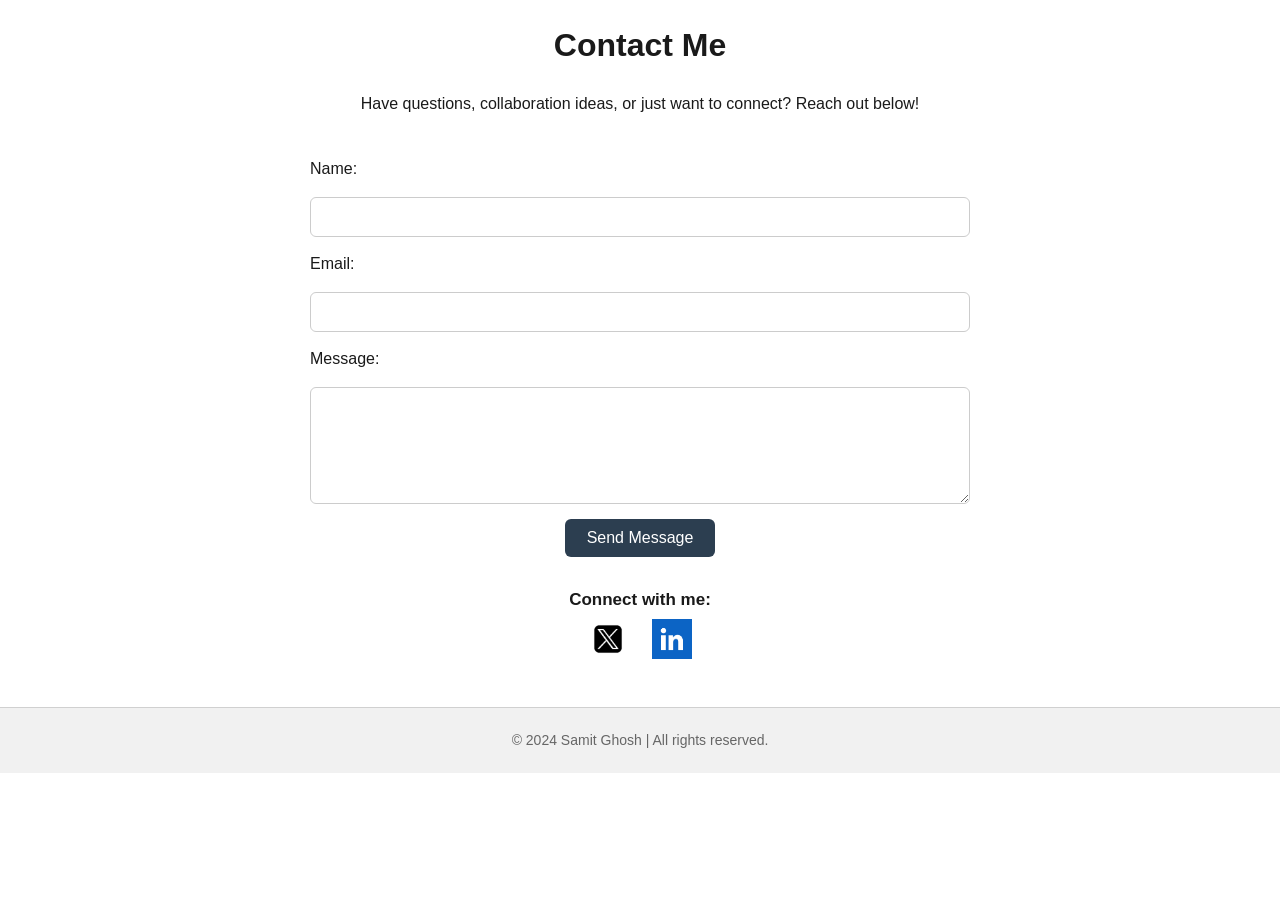
<file: contact.html>
<!DOCTYPE html>
<html lang="en">
<head>
    <meta charset="UTF-8">
    <meta name="viewport" content="width=device-width, initial-scale=1.0">
    <title>Contact | Samit Ghosh</title>
    <link rel="stylesheet" href="styles.css">
    <style>
        body {
            font-family: Arial, sans-serif;
        }

        header {
            text-align: center;
            margin-top: 20px;
        }

        section#contact {
            max-width: 700px;
            margin: 40px auto;
            padding: 0 20px;
        }

        section#contact h2 {
            text-align: center;
            color: #2c3e50;
        }

        section#contact p {
            text-align: center;
            color: #34495e;
            margin-bottom: 30px;
        }

        form {
            display: flex;
            flex-direction: column;
            gap: 15px;
        }

        input, textarea {
            padding: 10px;
            font-size: 1rem;
            border-radius: 6px;
            border: 1px solid #ccc;
            width: 100%;
        }

        button {
            width: 150px;
            padding: 10px;
            border: none;
            border-radius: 6px;
            background-color: #2c3e50;
            color: white;
            font-size: 1rem;
            cursor: pointer;
            align-self: center;
        }

        button:hover {
            background-color: #34495e;
        }

        .social-media {
            text-align: center;
            margin-top: 30px;
        }

        .social-media img {
            width: 40px;
            margin: 0 10px;
        }

        footer {
            text-align: center;
            margin-top: 40px;
            padding: 20px 0;
            background-color: #f1f1f1;
        }
    </style>
</head>
<body>
    <header>
        <h1>Contact Me</h1>
        <p>Have questions, collaboration ideas, or just want to connect? Reach out below!</p>
    </header>

    <section id="contact">
        <!-- Contact Form -->
        <form action="mailto:samit.ghosh.du@gmail.com" method="post" enctype="text/plain">
            <label for="name">Name:</label>
            <input type="text" id="name" name="name" required>

            <label for="email">Email:</label>
            <input type="email" id="email" name="email" required>

            <label for="message">Message:</label>
            <textarea id="message" name="message" rows="5" required></textarea>

            <button type="submit">Send Message</button>
        </form>

        <!-- Social Media Links -->
        <div class="social-media">
            <h3>Connect with me:</h3>
            <a href="https://x.com/Ghosh_Samit13" target="_blank">
                <img src="X.png" alt="X">
            </a>
            <a href="https://www.linkedin.com/in/samitgkghosh" target="_blank">
                <img src="Linkedin.png" alt="LinkedIn">
            </a>
        </div>
    </section>

    <footer>
        <p>&copy; 2024 Samit Ghosh | All rights reserved.</p>
    </footer>
</body>
</html>
</file>
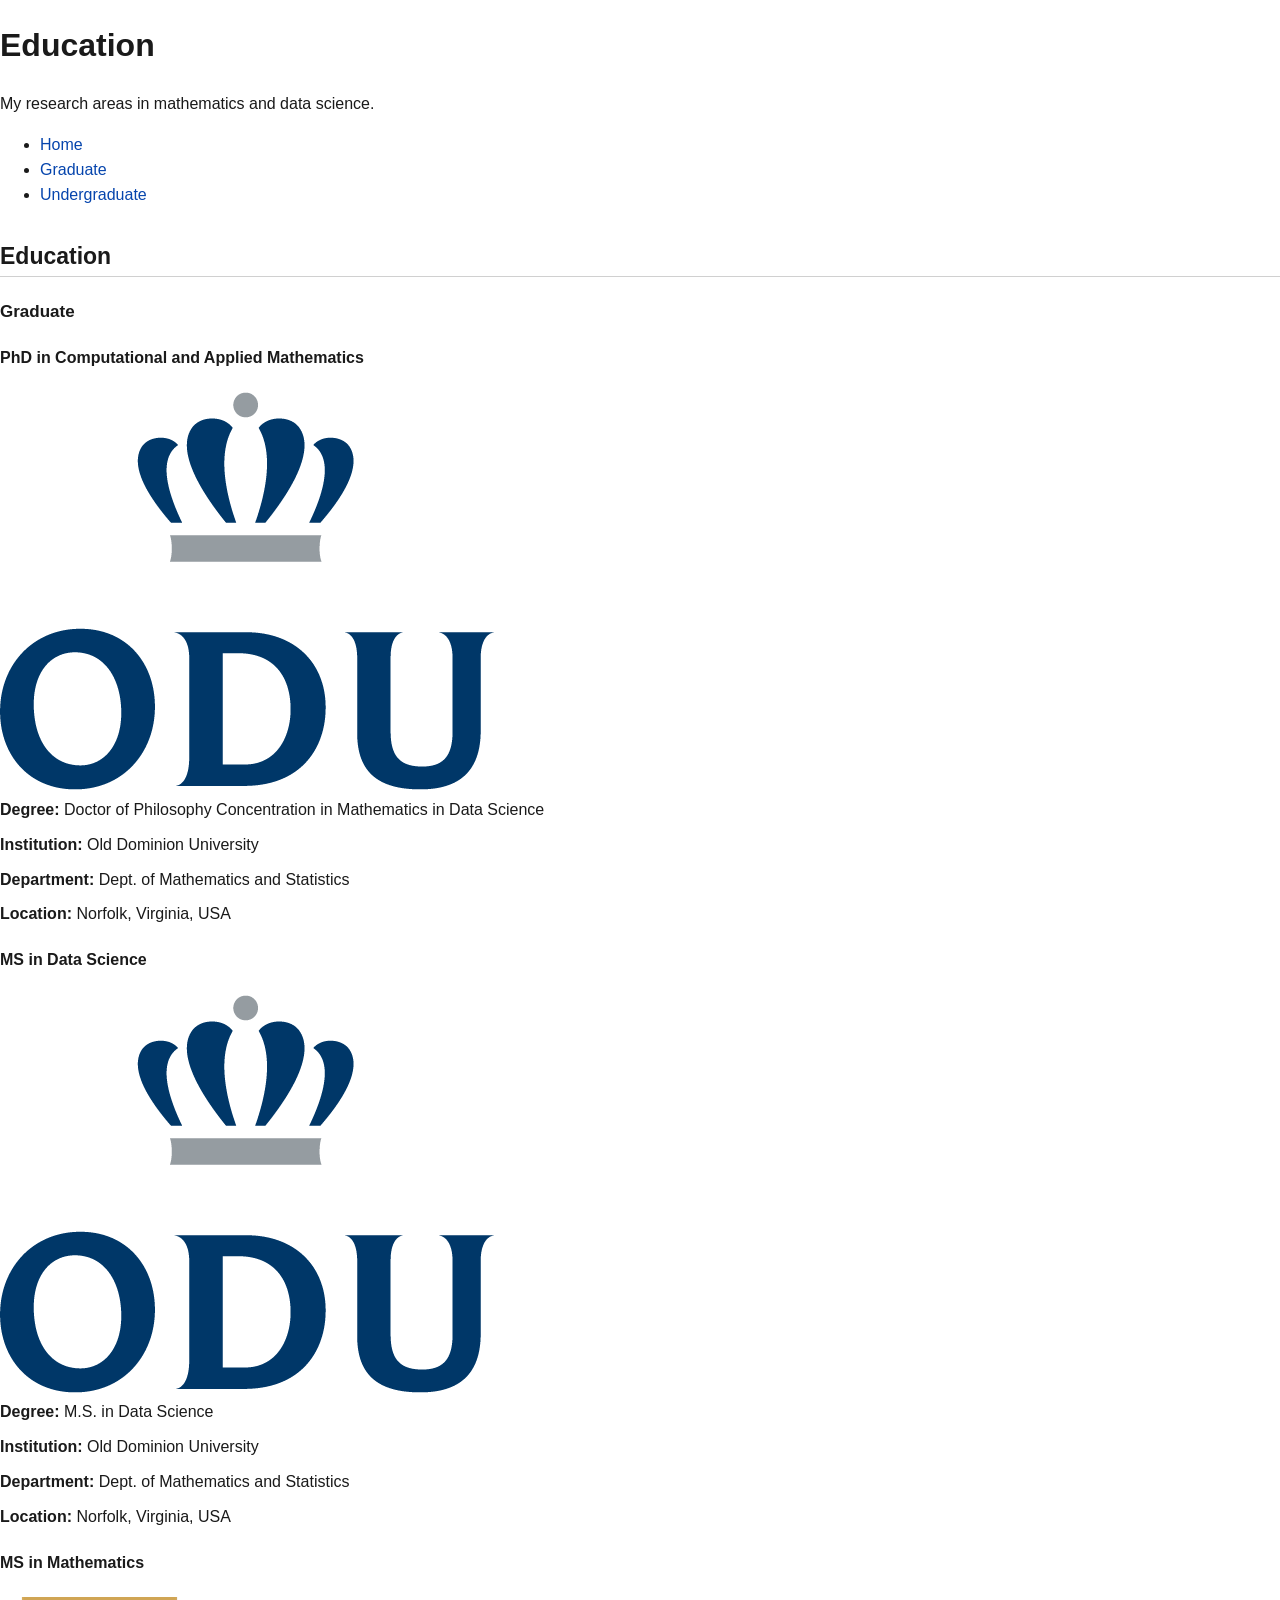
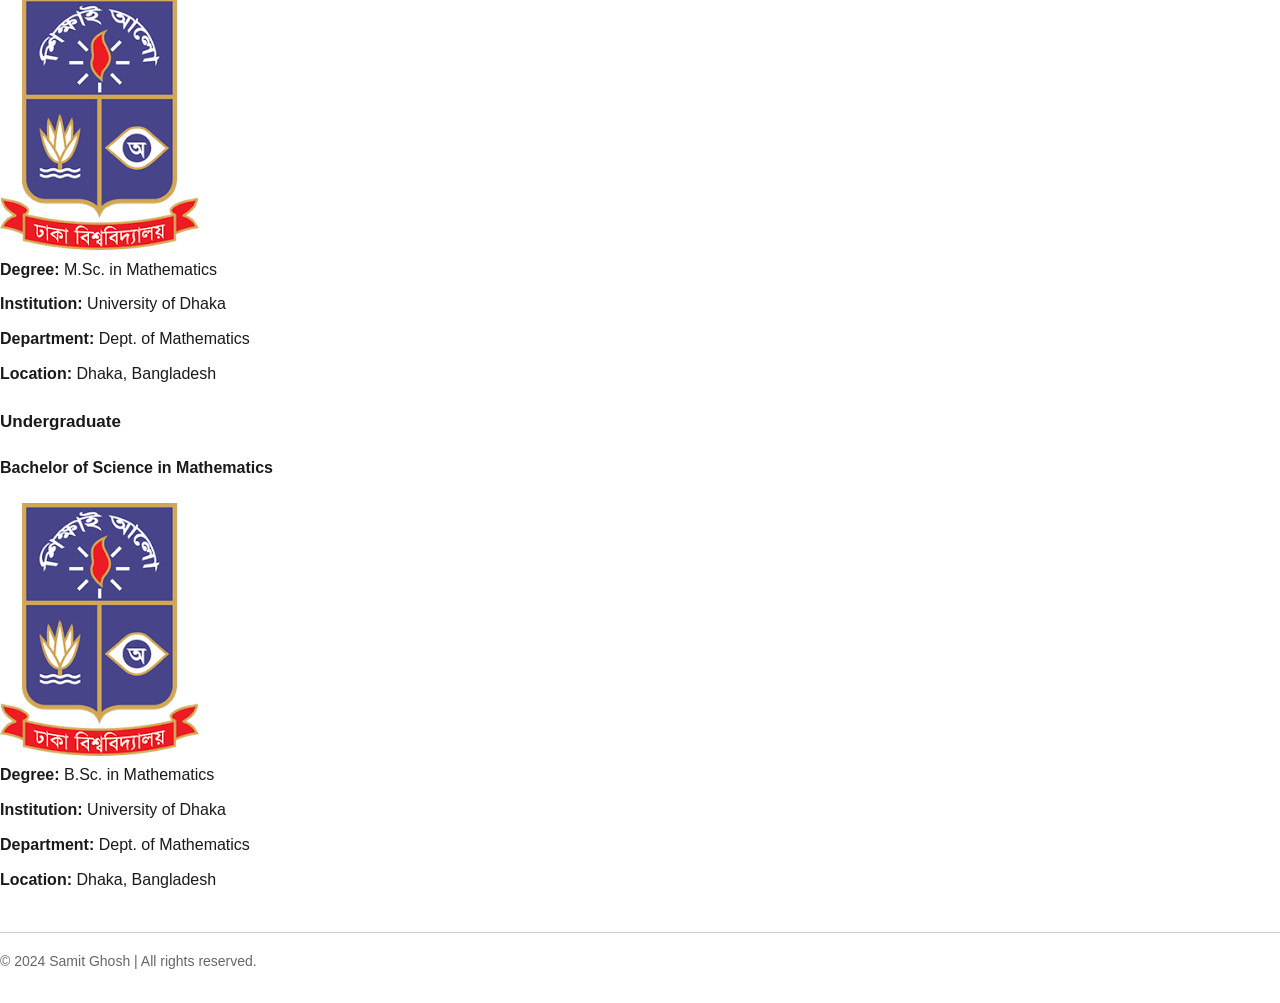
<file: education.html>
<!DOCTYPE html>
<html lang="en">
<head>
    <meta charset="UTF-8">
    <meta name="viewport" content="width=device-width, initial-scale=1.0">
    <title>Education | Samit Ghosh</title>
    <link rel="stylesheet" href="styles.css">
</head>
<body>
    <header>
        <h1>Education</h1>
        <p>My research areas in mathematics and data science.</p>
    </header>
    <nav>
    <ul>
        <li><a href="index.html">Home</a></li>
<li><a href="education.html#graduate">Graduate</a></li>
<li><a href="education.html#undergraduate">Undergraduate</a></li>

    </ul>
    </nav>

<section id="education">
    <h2>Education</h2>

    <!-- PhD (Full Width) -->
    <h3 id="graduate">Graduate</h3>

    <div class="education-item full-width">
        <h4>PhD in Computational and Applied Mathematics</h4>
        <a href="https://www.odu.edu/math" target="_blank">
            <img src="ODU_logo.png" alt="Old Dominion University Logo" class="edu-logo">
        </a>
        <p><strong>Degree:</strong> Doctor of Philosophy Concentration in Mathematics in Data Science </p>
        <p><strong>Institution:</strong> Old Dominion University</p>
        <p><strong>Department:</strong> Dept. of Mathematics and Statistics</p>
        <p><strong>Location:</strong> Norfolk, Virginia, USA</p>
    </div>

    <!-- Two MS Degrees Side by Side -->
    <div class="ms-container">
        <!-- MS ODU -->
        <div class="education-item ms-card">
            <h4>MS in Data Science</h4>
            <a href="https://www.odu.edu/math" target="_blank">
                <img src="ODU_logo.png" alt="ODU Logo" class="edu-logo">
            </a>
            <p><strong>Degree:</strong> M.S. in Data Science</p>
            <p><strong>Institution:</strong> Old Dominion University</p>
            <p><strong>Department:</strong> Dept. of Mathematics and Statistics</p>
            <p><strong>Location:</strong> Norfolk, Virginia, USA</p>
        </div>

        <!-- MS Dhaka -->
        <div class="education-item ms-card">
            <h4>MS in Mathematics</h4>
            <a href="https://www.du.ac.bd/" target="_blank">
                <img src="DU.png" alt="University of Dhaka Logo" class="edu-logo">
            </a>
            <p><strong>Degree:</strong> M.Sc. in Mathematics</p>
            <p><strong>Institution:</strong> University of Dhaka</p>
            <p><strong>Department:</strong> Dept. of Mathematics</p>
            <p><strong>Location:</strong> Dhaka, Bangladesh</p>
        </div>
    </div>

    <!-- Undergraduate Section -->
    <h3 id="undergraduate">Undergraduate</h3>

    <div class="education-item full-width">
        <h4>Bachelor of Science in Mathematics</h4>
        <a href="https://www.du.ac.bd/" target="_blank">
            <img src="DU.png" alt="University of Dhaka Logo" class="edu-logo">
        </a>
        <p><strong>Degree:</strong> B.Sc. in Mathematics</p>
        <p><strong>Institution:</strong> University of Dhaka</p>
        <p><strong>Department:</strong> Dept. of Mathematics</p>
        <p><strong>Location:</strong> Dhaka, Bangladesh</p>
    </div>

</section>






    <footer>
        <p>&copy; 2024 Samit Ghosh | All rights reserved.</p>
    </footer>
</body>
</html>
</file>
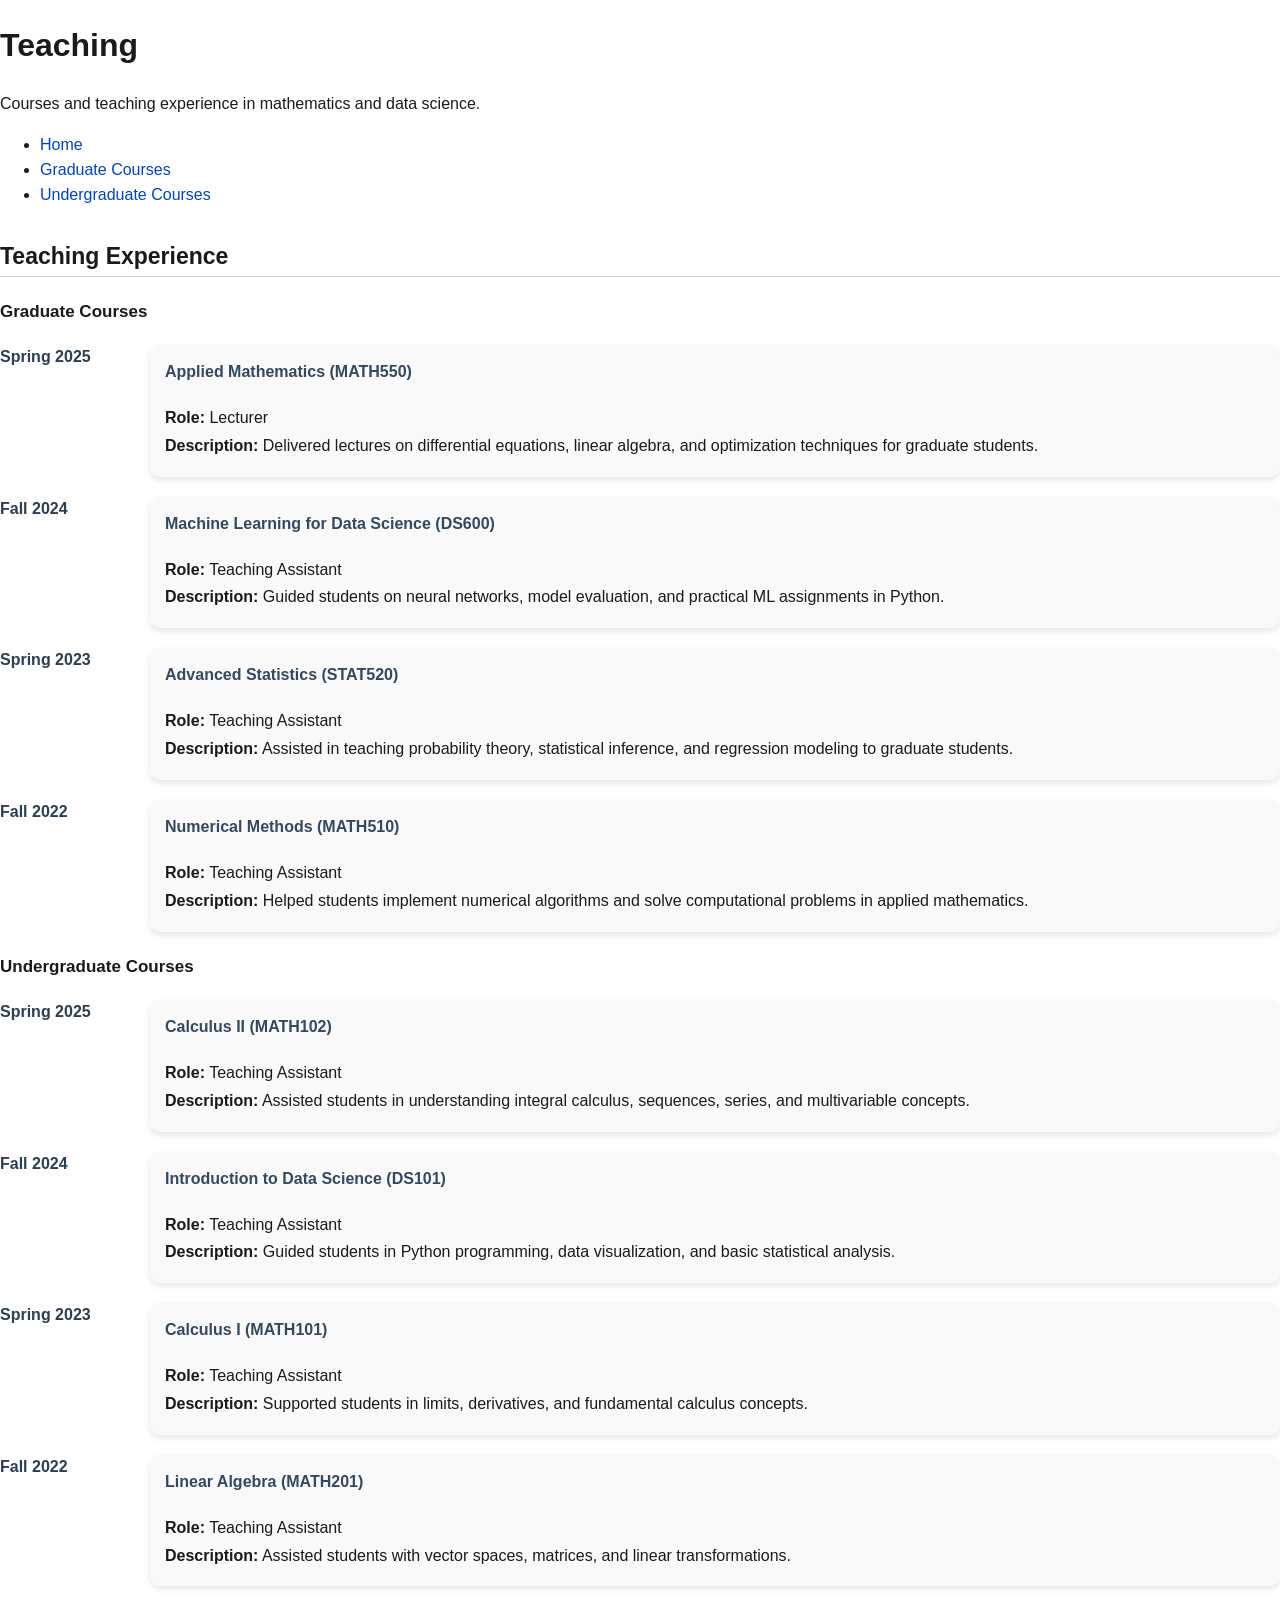
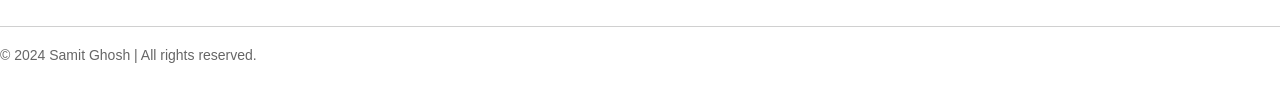
<file: experience.html>
<!DOCTYPE html>
<html lang="en">
<head>
    <meta charset="UTF-8">
    <meta name="viewport" content="width=device-width, initial-scale=1.0">
    <title>Teaching | Samit Ghosh</title>
    <link rel="stylesheet" href="styles.css">
    <style>
        /* Timeline container */
        .timeline {
            display: flex;
            flex-direction: column;
            gap: 20px;
            margin-top: 20px;
        }

        /* Each timeline item */
        .timeline-item {
            display: flex;
            align-items: flex-start;
        }

        /* Left side: time frame */
        .timeline-left {
            flex: 0 0 150px; /* fixed width */
            font-weight: bold;
            color: #2c3e50;
        }

        /* Right side: course and description */
        .timeline-right {
            flex: 1;
            background-color: #f9f9f9;
            padding: 15px;
            border-radius: 10px;
            box-shadow: 0 3px 6px rgba(0,0,0,0.1);
        }

        .timeline-right h4 {
            margin-top: 0;
            color: #34495e;
        }

        .timeline-right p {
            margin: 3px 0;
        }

        /* Smooth scrolling */
        html {
            scroll-behavior: smooth;
        }
    </style>
</head>
<body>
    <header>
        <h1>Teaching</h1>
        <p>Courses and teaching experience in mathematics and data science.</p>
    </header>

    <nav>
        <ul>
            <li><a href="index.html">Home</a></li>
            <li><a href="#graduate">Graduate Courses</a></li>
            <li><a href="#undergraduate">Undergraduate Courses</a></li>
        </ul>
    </nav>

    <section id="teaching">
        <h2>Teaching Experience</h2>

        <!-- Graduate Courses -->
        <h3 id="graduate">Graduate Courses</h3>
        <div class="timeline">
            <div class="timeline-item">
                <div class="timeline-left">Spring 2025</div>
                <div class="timeline-right">
                    <h4>Applied Mathematics (MATH550)</h4>
                    <p><strong>Role:</strong> Lecturer</p>
                    <p><strong>Description:</strong> Delivered lectures on differential equations, linear algebra, and optimization techniques for graduate students.</p>
                </div>
            </div>

            <div class="timeline-item">
                <div class="timeline-left">Fall 2024</div>
                <div class="timeline-right">
                    <h4>Machine Learning for Data Science (DS600)</h4>
                    <p><strong>Role:</strong> Teaching Assistant</p>
                    <p><strong>Description:</strong> Guided students on neural networks, model evaluation, and practical ML assignments in Python.</p>
                </div>
            </div>

            <div class="timeline-item">
                <div class="timeline-left">Spring 2023</div>
                <div class="timeline-right">
                    <h4>Advanced Statistics (STAT520)</h4>
                    <p><strong>Role:</strong> Teaching Assistant</p>
                    <p><strong>Description:</strong> Assisted in teaching probability theory, statistical inference, and regression modeling to graduate students.</p>
                </div>
            </div>

            <div class="timeline-item">
                <div class="timeline-left">Fall 2022</div>
                <div class="timeline-right">
                    <h4>Numerical Methods (MATH510)</h4>
                    <p><strong>Role:</strong> Teaching Assistant</p>
                    <p><strong>Description:</strong> Helped students implement numerical algorithms and solve computational problems in applied mathematics.</p>
                </div>
            </div>
        </div>

        <!-- Undergraduate Courses -->
        <h3 id="undergraduate">Undergraduate Courses</h3>
        <div class="timeline">
            <div class="timeline-item">
                <div class="timeline-left">Spring 2025</div>
                <div class="timeline-right">
                    <h4>Calculus II (MATH102)</h4>
                    <p><strong>Role:</strong> Teaching Assistant</p>
                    <p><strong>Description:</strong> Assisted students in understanding integral calculus, sequences, series, and multivariable concepts.</p>
                </div>
            </div>

            <div class="timeline-item">
                <div class="timeline-left">Fall 2024</div>
                <div class="timeline-right">
                    <h4>Introduction to Data Science (DS101)</h4>
                    <p><strong>Role:</strong> Teaching Assistant</p>
                    <p><strong>Description:</strong> Guided students in Python programming, data visualization, and basic statistical analysis.</p>
                </div>
            </div>

            <div class="timeline-item">
                <div class="timeline-left">Spring 2023</div>
                <div class="timeline-right">
                    <h4>Calculus I (MATH101)</h4>
                    <p><strong>Role:</strong> Teaching Assistant</p>
                    <p><strong>Description:</strong> Supported students in limits, derivatives, and fundamental calculus concepts.</p>
                </div>
            </div>

            <div class="timeline-item">
                <div class="timeline-left">Fall 2022</div>
                <div class="timeline-right">
                    <h4>Linear Algebra (MATH201)</h4>
                    <p><strong>Role:</strong> Teaching Assistant</p>
                    <p><strong>Description:</strong> Assisted students with vector spaces, matrices, and linear transformations.</p>
                </div>
            </div>
        </div>
    </section>

    <footer>
        <p>&copy; 2024 Samit Ghosh | All rights reserved.</p>
    </footer>
</body>
</html>
</file>
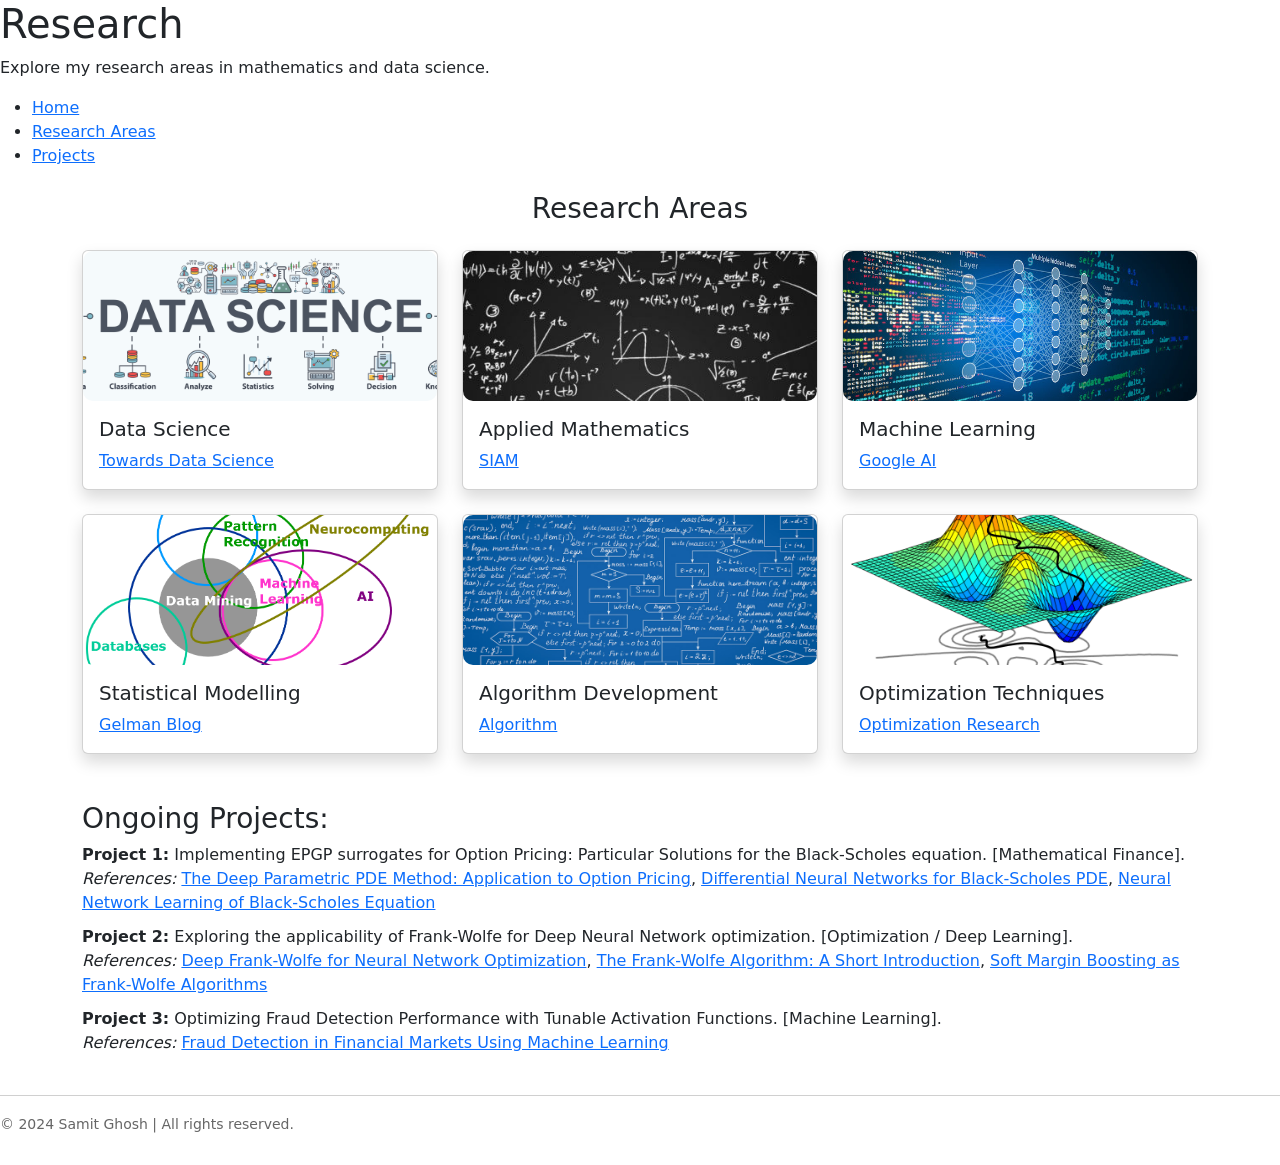
<file: research.html>
<!DOCTYPE html>
<html lang="en">
<head>
    <meta charset="UTF-8">
    <meta name="viewport" content="width=device-width, initial-scale=1.0">
    <title>Research | Samit K. Ghosh</title>

    <link rel="stylesheet" href="styles.css">

    <!-- Bootstrap -->
    <link href="https://cdn.jsdelivr.net/npm/bootstrap@5.3.0/dist/css/bootstrap.min.css" rel="stylesheet">

    <!-- Animate.css -->
    <link rel="stylesheet" href="https://cdnjs.cloudflare.com/ajax/libs/animate.css/4.1.1/animate.min.css" />

    <style>
        .research-card img {
            height: 150px;
            width: 100%;
            object-fit: cover;
            border-radius: 10px;
        }

        .news-popup {
            display: none;
            position: absolute;
            background: white;
            border: 1px solid #ccc;
            padding: 10px;
            width: 260px;
            border-radius: 8px;
            box-shadow: 0 4px 15px rgba(0,0,0,0.2);
            z-index: 999;
        }

        .link-container:hover .news-popup {
            display: block;
        }

        .link-container {
            position: relative;
            display: inline-block;
        }
    </style>
</head>

<body>
    <header>
        <h1>Research</h1>
        <p>Explore my research areas in mathematics and data science.</p>
    </header>

    <nav>
        <ul>
            <li><a href="index.html">Home</a></li>
            <li><a href="#research">Research Areas</a></li>
            <li><a href="#projects">Projects</a></li>
        </ul>
    </nav>


    <!-- ✔ REPLACED SECTION BELOW -->
    <section id="research" class="container mt-4">

        <h3 class="text-center mb-4 animate__animated animate__fadeInDown">Research Areas</h3>

        <div class="row g-4">

            <!-- Data Science -->
            <div class="col-md-4">
                <div class="card research-card shadow animate__animated animate__zoomIn">
                    <img src="data_science.png" alt="Data Science">
                    <div class="card-body">
                        <h5>Data Science</h5>
                        <div class="link-container">
                            <a href="https://towardsdatascience.com/latest/" target="_blank">Towards Data Science</a>
                            <div class="news-popup">Data Science roles expected to grow 35% by 2030.</div>
                        </div>
                    </div>
                </div>
            </div>

            <!-- Applied Mathematics -->
            <div class="col-md-4">
                <div class="card research-card shadow animate__animated animate__zoomIn animate__delay-1s">
                    <img src="appmath.jpg" alt="Applied Mathematics">
                    <div class="card-body">
                        <h5>Applied Mathematics</h5>
                        <div class="link-container">
                            <a href="https://www.siam.org" target="_blank">SIAM</a>
                            <div class="news-popup">Latest News: Breakthroughs in numerical simulation announced.</div>
                        </div>
                    </div>
                </div>
            </div>

            <!-- Machine Learning -->
            <div class="col-md-4">
                <div class="card research-card shadow animate__animated animate__zoomIn animate__delay-2s">
                    <img src="ML.jpg" alt="Machine Learning">
                    <div class="card-body">
                        <h5>Machine Learning</h5>
                        <div class="link-container">
                            <a href="https://ai.google" target="_blank">Google AI</a>
                            <div class="news-popup">Latest News: Google announces advancements in generative AI.</div>
                        </div>
                    </div>
                </div>
            </div>

            <!-- Statistical Modelling -->
            <div class="col-md-4">
                <div class="card research-card shadow animate__animated animate__zoomIn animate__delay-3s">
                    <img src="statmodel.png" alt="Statistical Modelling">
                    <div class="card-body">
                        <h5>Statistical Modelling</h5>
                        <div class="link-container">
                            <a href="https://statmodeling.stat.columbia.edu" target="_blank">Gelman Blog</a>
                            <div class="news-popup">Latest News: Bayesian models gaining rapid adoption.</div>
                        </div>
                    </div>
                </div>
            </div>

            <!-- Algorithm Development -->
            <div class="col-md-4">
                <div class="card research-card shadow animate__animated animate__zoomIn animate__delay-4s">
                    <img src="algo.jpg" alt="Algorithm Development">
                    <div class="card-body">
                        <h5>Algorithm Development</h5>
                        <div class="link-container">
                            <a href="https://news.mit.edu/topic/algorithms" target="_blank">Algorithm</a>
                            <div class="news-popup">Latest News: New optimization algorithms reduce computation by 40%.</div>
                        </div>
                    </div>
                </div>
            </div>

            <!-- Optimization Techniques -->
            <div class="col-md-4">
                <div class="card research-card shadow animate__animated animate__zoomIn animate__delay-5s">
                    <img src="opt.png" alt="Optimization Techniques">
                    <div class="card-body">
                        <h5>Optimization Techniques</h5>
                        <div class="link-container">
                            <a href="https://www.mathopt.org/?nav=optima_newsletterS" target="_blank">Optimization Research</a>
                            <div class="news-popup">Latest News: Global optimization methods outperform classical techniques.</div>
                        </div>
                    </div>
                </div>
            </div>

        </div>


        <!-- Your Ongoing Projects (unchanged) -->
        <h3 id="projects" class="mt-5">Ongoing Projects:</h3>

    <!-- Project 1 -->
    <p>
        <strong>Project 1:</strong> Implementing EPGP surrogates for Option Pricing: Particular Solutions for the Black-Scholes equation. 
        [Mathematical Finance].<br>
        <em>References:</em> 
        <a href="https://arxiv.org/abs/2012.06211" target="_blank">The Deep Parametric PDE Method: Application to Option Pricing</a>, 
        <a href="https://arxiv.org/abs/2007.00937" target="_blank">Differential Neural Networks for Black-Scholes PDE</a>, 
        <a href="https://huggingface.co/papers/2405.05780" target="_blank">Neural Network Learning of Black-Scholes Equation</a>
    </p>

    <!-- Project 2 -->
    <p>
        <strong>Project 2:</strong> Exploring the applicability of Frank-Wolfe for Deep Neural Network optimization. 
        [Optimization / Deep Learning].<br>
        <em>References:</em> 
        <a href="https://www.catalyzex.com/paper/deep-frank-wolfe-for-neural-network" target="_blank">Deep Frank-Wolfe for Neural Network Optimization</a>, 
        <a href="https://link.springer.com/article/10.1365/s13291-023-00275-x" target="_blank">The Frank-Wolfe Algorithm: A Short Introduction</a>, 
        <a href="https://link.springer.com/chapter/10.1007/978-981-96-0668-9_21" target="_blank">Soft Margin Boosting as Frank-Wolfe Algorithms</a>
    </p>

    <!-- Project 3 -->
    <p>
        <strong>Project 3:</strong> Optimizing Fraud Detection Performance with Tunable Activation Functions. 
        [Machine Learning].<br>
        <em>References:</em> 
        <a href="https://www.nature.com/articles/s41598-025-15783-2" target="_blank">Fraud Detection in Financial Markets Using Machine Learning</a>
    </p>
</section>



    <footer>
        <p>&copy; 2024 Samit Ghosh | All rights reserved.</p>
    </footer>

    <!-- Bootstrap JS -->
    <script src="https://cdn.jsdelivr.net/npm/bootstrap@5.3.0/dist/js/bootstrap.bundle.min.js"></script>
</body>
</html>
</file>
<file: styles.css>
/* ============================================================
   Samit K. Ghosh, personal academic page
   Minimal, text-first layout: black text on white, blue links,
   plain headings, simple bordered tables, thumbnails next to papers.
   ============================================================ */

:root {
    --text: #1a1a1a;
    --muted: #666;
    --link: #0645ad;
    --link-visited: #0b0080;
    --rule: #d0d0d0;
    --tag: #c0392b;          /* colour of the "New" tag */
    --width: 860px;
}

* { box-sizing: border-box; }

html { scroll-behavior: smooth; scroll-padding-top: 12px; }

body {
    margin: 0;
    background: #fff;
    color: var(--text);
    font-family: -apple-system, BlinkMacSystemFont, "Segoe UI", Roboto, Helvetica, Arial, sans-serif;
    font-size: 16px;
    line-height: 1.55;
}

a { color: var(--link); text-decoration: none; }
a:hover { text-decoration: underline; }

img { max-width: 100%; height: auto; }

.skip {
    position: absolute;
    left: -9999px;
}
.skip:focus { left: 8px; top: 8px; background: #fff; padding: 4px 8px; z-index: 10; }

.page {
    max-width: var(--width);
    margin: 0 auto;
    padding: 28px 20px 0;
}

.muted { color: var(--muted); }
.small { font-size: 14px; }

/* ---------- Name + nav ---------- */
.site-name {
    margin: 0 0 6px;
    font-size: 32px;
    font-weight: 700;
    line-height: 1.2;
}

.site-name a { color: var(--text); }
.site-name a:hover { text-decoration: none; }

.nav {
    margin: 0 0 24px;
    padding: 8px 0;
    border-top: 1px solid var(--rule);
    border-bottom: 1px solid var(--rule);
    font-size: 16px;
}

.nav a { margin-right: 20px; display: inline-block; }

/* ---------- Photo + intro ---------- */
.top {
    display: grid;
    grid-template-columns: 230px minmax(0, 1fr);
    gap: 32px;
    align-items: start;
    margin-bottom: 8px;
}

.portrait {
    display: block;
    width: 230px;
    height: auto;
    border: 1px solid var(--rule);
}

.profile-links {
    list-style: none;
    margin: 12px 0 10px;
    padding: 0;
    font-size: 15px;
}

.profile-links li { margin: 1px 0; }

.contact {
    font-style: normal;
    font-size: 14.5px;
    color: var(--muted);
    line-height: 1.5;
}

.intro p { margin: 0 0 12px; }
.intro .lead { font-size: 17px; }

/* ---------- Sections ---------- */
section { margin-top: 34px; }

h2 {
    margin: 0 0 14px;
    padding-bottom: 4px;
    border-bottom: 1px solid var(--rule);
    font-size: 23px;
    line-height: 1.3;
}

h3 {
    margin: 22px 0 6px;
    font-size: 17px;
}

section p { margin: 0 0 10px; }

/* ---------- News ---------- */
.news { list-style: none; margin: 0; padding: 0; }

.news li {
    display: flex;
    gap: 14px;
    padding: 5px 0;
}

.news .date {
    flex: 0 0 84px;
    color: var(--muted);
    font-size: 15px;
    white-space: nowrap;
}

.news .what { flex: 1; min-width: 0; }

.new-tag {
    flex: 0 0 auto;
    align-self: flex-start;
    margin-left: auto;
    color: var(--tag);
    font-size: 12px;
    font-weight: 700;
    letter-spacing: 0.06em;
    text-transform: uppercase;
    border: 1px solid var(--tag);
    border-radius: 3px;
    padding: 0 6px;
    line-height: 1.6;
    margin-top: 3px;
}

/* ---------- Research ---------- */
.areas {
    display: grid;
    grid-template-columns: repeat(6, 1fr);
    gap: 12px;
    margin: 10px 0 4px;
    text-align: center;
    font-size: 13.5px;
    line-height: 1.3;
}

.areas a { color: var(--text); display: block; }
.areas a:hover { text-decoration: none; color: var(--link); }

.areas img,
.areas .area-art {
    display: block;
    width: 100%;
    aspect-ratio: 1 / 1;
    object-fit: cover;
    border: 1px solid var(--rule);
    margin-bottom: 4px;
}

.area-art {
    display: flex;
    align-items: center;
    justify-content: center;
    background: #f5f5f5;
    color: #333;
}

.area-art svg { width: 60%; height: 60%; }

.refs { font-size: 15px; color: var(--muted); }
.refs a { margin-right: 4px; }

.demo { margin: 10px 0 0; }

.demo-buttons { margin-bottom: 8px; font-size: 15px; }

.demo-buttons button {
    font: inherit;
    background: none;
    border: none;
    padding: 0;
    margin-right: 14px;
    color: var(--link);
    cursor: pointer;
}

.demo-buttons button:hover { text-decoration: underline; }
.demo-buttons button.active { color: var(--text); font-weight: 700; text-decoration: none; cursor: default; }

.demo img {
    display: block;
    width: 100%;
    max-width: 640px;
    border: 1px solid var(--rule);
}

.demo figcaption { font-size: 14px; color: var(--muted); margin-top: 4px; max-width: 640px; }

/* ---------- Publications ---------- */
.pub {
    display: grid;
    grid-template-columns: 130px minmax(0, 1fr);
    gap: 16px;
    padding: 10px 0;
    align-items: start;
}

.pub.no-thumb { grid-template-columns: minmax(0, 1fr); }

.pub .thumb img {
    display: block;
    width: 130px;
    border: 1px solid var(--rule);
}

.pid {
    display: inline-block;
    min-width: 26px;
    font-weight: 700;
    color: var(--muted);
}

.ptitle { font-weight: 600; }
.pub .authors,
.pub .venue { display: block; }
.pub .venue { color: var(--muted); }
.pub .actions { display: block; margin-top: 2px; font-size: 15px; }
.pub .actions a { margin-right: 4px; }

.pub-note { font-size: 15px; color: var(--muted); }

/* ---------- Tables ---------- */
table {
    width: 100%;
    border-collapse: collapse;
    margin: 6px 0 12px;
    font-size: 15px;
}

th, td {
    border: 1px solid var(--rule);
    padding: 5px 9px;
    text-align: left;
    vertical-align: top;
}

th { background: #f3f3f3; font-weight: 600; }

table.teach td:first-child,
table.teach td:last-child { white-space: nowrap; }

/* ---------- Lists ---------- */
ul.plain { margin: 4px 0 10px; padding-left: 22px; }
ul.plain li { margin: 3px 0; }

.two-col {
    display: grid;
    grid-template-columns: repeat(2, minmax(0, 1fr));
    gap: 8px 40px;
}

.two-col h3:first-child { margin-top: 6px; }

dl.skills { margin: 4px 0; font-size: 15px; }
dl.skills div { display: flex; gap: 10px; padding: 2px 0; }
dl.skills dt { flex: 0 0 150px; font-weight: 600; }
dl.skills dd { margin: 0; }

/* ---------- Footer ---------- */
footer {
    margin-top: 40px;
    padding: 16px 0 28px;
    border-top: 1px solid var(--rule);
    font-size: 14px;
    color: var(--muted);
}

footer p { margin: 2px 0; }

/* ---------- Small screens ---------- */
@media (max-width: 760px) {
    .top { grid-template-columns: 1fr; gap: 18px; }
    .portrait { width: 200px; }
    .areas { grid-template-columns: repeat(3, 1fr); }
    .two-col { grid-template-columns: 1fr; }
    .pub { grid-template-columns: 96px minmax(0, 1fr); gap: 12px; }
    .pub .thumb img { width: 96px; }
    .site-name { font-size: 28px; }
}

@media (max-width: 520px) {
    .news li { flex-wrap: wrap; gap: 0 12px; }
    .news .date { flex-basis: 100%; }
    .new-tag { margin-left: 0; margin-top: 2px; order: 3; }
    dl.skills div { display: block; }
    .nav a { margin-right: 14px; }
    /* Turn the teaching table into stacked rows */
    table.teach thead { display: none; }
    table.teach, table.teach tbody, table.teach tr, table.teach td { display: block; width: 100%; }
    table.teach tr { border: 1px solid var(--rule); border-bottom: none; padding: 4px 0; }
    table.teach tr:last-child { border-bottom: 1px solid var(--rule); }
    table.teach td { border: none; padding: 1px 9px; }
}
</file>
